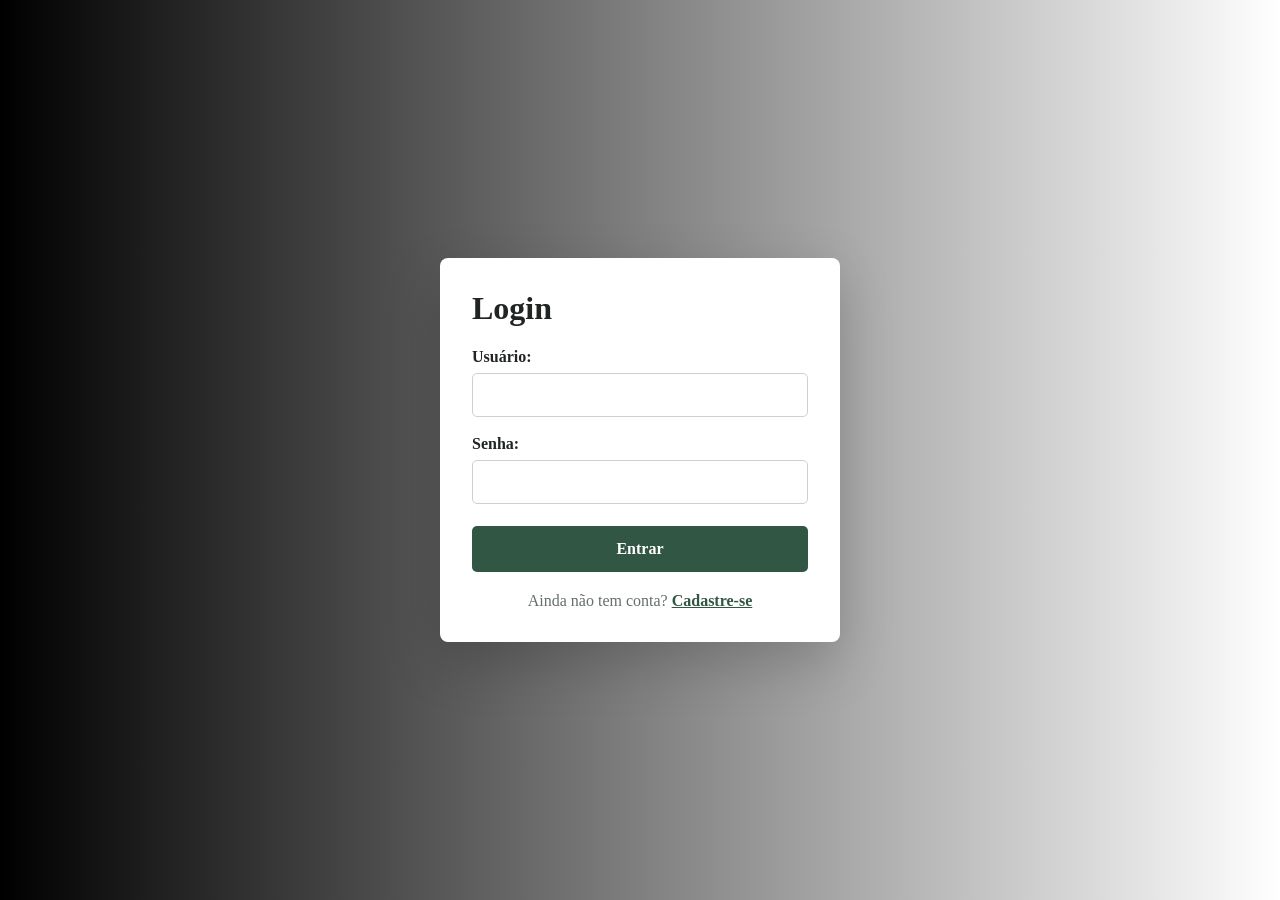
<file: src/index.html>
<!DOCTYPE html>
<html lang="pt-BR">
<head>
    <meta charset="UTF-8">
    <meta name="viewport" content="width=device-width, initial-scale=1.0">
    <link rel="stylesheet" href="style.css">
    <title>Página de Login</title>
</head>
<body>
    <div class="login-container">
        <h1>Login</h1>
        <form action="#" method="post">
            <label for="username">Usuário:</label>
            <input type="text" id="username" name="username" required>

            <label for="password">Senha:</label>
            <input type="password" id="password" name="password" required>

            <button type="submit">Entrar</button>
        </form>
        <p class="signup-prompt">Ainda não tem conta? <a href="../cadastro/cadastro.html">Cadastre-se</a></p>
    </div>
</body>
</html>
</file>
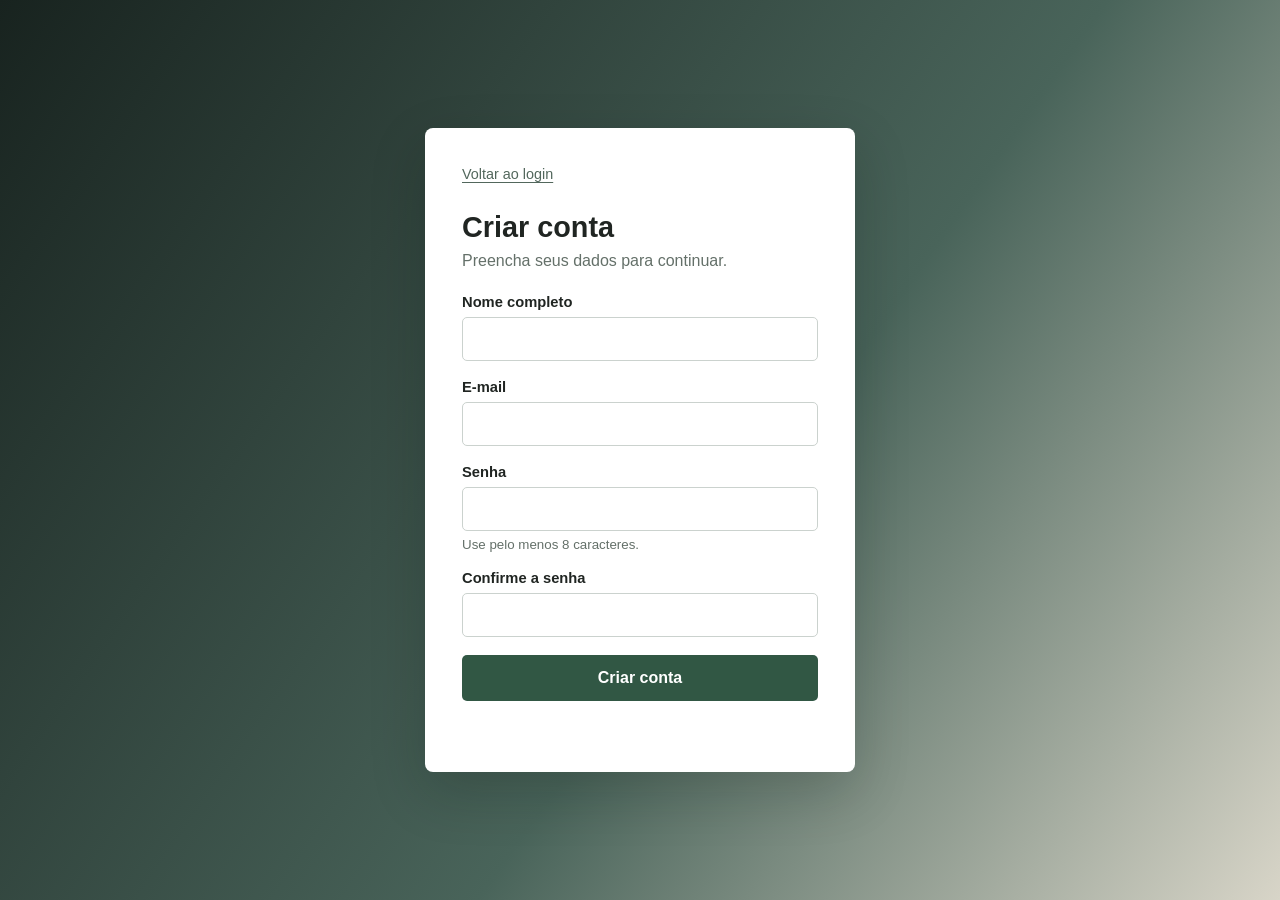
<file: cadastro/cadastro.html>
<!DOCTYPE html>
<html lang="pt-BR">
<head>
	<meta charset="UTF-8">
	<meta name="viewport" content="width=device-width, initial-scale=1.0">
	<meta name="description" content="Crie sua conta.">
	<link rel="stylesheet" href="cadastro.css">
	<title>Criar conta</title>
</head>
<body>
	<main class="signup-container">
		<a class="back-link" href="../src/index.html">Voltar ao login</a>
		<h1>Criar conta</h1>
		<p class="intro">Preencha seus dados para continuar.</p>

		<form id="signup-form">
			<div class="field">
				<label for="name">Nome completo</label>
				<input type="text" id="name" name="name" autocomplete="name" required>
			</div>

			<div class="field">
				<label for="email">E-mail</label>
				<input type="email" id="email" name="email" autocomplete="email" required>
			</div>

			<div class="field">
				<label for="password">Senha</label>
				<input type="password" id="password" name="password" autocomplete="new-password" minlength="8" required>
				<small>Use pelo menos 8 caracteres.</small>
			</div>

			<div class="field">
				<label for="confirm-password">Confirme a senha</label>
				<input type="password" id="confirm-password" name="confirm-password" autocomplete="new-password" required>
			</div>

			<button type="submit">Criar conta</button>
			<p class="form-message" id="form-message" role="status" aria-live="polite"></p>
		</form>
	</main>

	<script src="cadastro.js" defer></script>
</body>
</html>
</file>
<file: src/style.css>
* {
    box-sizing: border-box;
}

body {
    background: linear-gradient(to left, white, black);
    display: flex;
    justify-content: center;
    align-items: center;
    min-height: 100vh;
    margin: 0;
    padding: 20px;
    color: #202522;
}

.login-container {
    width: min(100%, 400px);
    padding: 32px;
    border-radius: 8px;
    background: #fff;
    box-shadow: 0 20px 55px rgba(0, 0, 0, 0.2);
}

h1 {
    margin-top: 0;
}

label {
    display: block;
    margin: 18px 0 7px;
    font-weight: 600;
}

input {
    width: 100%;
    min-height: 44px;
    padding: 10px 12px;
    border: 1px solid #cbd2ce;
    border-radius: 5px;
    font: inherit;
}

input:focus {
    border-color: #426b58;
    outline: 3px solid rgba(66, 107, 88, 0.18);
}

button {
    width: 100%;
    min-height: 46px;
    margin-top: 22px;
    border: 0;
    border-radius: 5px;
    background: #315744;
    color: #fff;
    font: inherit;
    font-weight: 650;
    cursor: pointer;
}

button:hover {
    background: #254434;
}

.signup-prompt {
    margin: 20px 0 0;
    color: #647069;
    text-align: center;
}

.signup-prompt a {
    color: #315744;
    font-weight: 650;
}
</file>
<file: cadastro/cadastro.css>
:root {
	font-family: "Segoe UI", sans-serif;
	color: #202522;
	background: #18231f;
}

* {
	box-sizing: border-box;
}

body {
	display: grid;
	min-height: 100vh;
	place-items: center;
	margin: 0;
	padding: 24px;
	background: linear-gradient(125deg, #18231f 0%, #49645a 58%, #d8d5c8 100%);
}

.signup-container {
	width: min(100%, 430px);
	padding: 36px;
	border: 1px solid rgba(255, 255, 255, 0.55);
	border-radius: 8px;
	background: #fff;
	box-shadow: 0 20px 55px rgba(11, 19, 15, 0.2);
}

.back-link {
	color: #52675c;
	font-size: 0.9rem;
	text-decoration-thickness: 1px;
	text-underline-offset: 3px;
}

h1 {
	margin: 28px 0 8px;
	font-size: 1.8rem;
}

.intro {
	margin: 0 0 24px;
	color: #647069;
}

.field {
	margin-bottom: 18px;
}

label {
	display: block;
	margin-bottom: 7px;
	font-size: 0.92rem;
	font-weight: 600;
}

input {
	width: 100%;
	min-height: 44px;
	padding: 10px 12px;
	border: 1px solid #cbd2ce;
	border-radius: 5px;
	background: #fff;
	color: #202522;
	font: inherit;
}

input:focus {
	border-color: #426b58;
	outline: 3px solid rgba(66, 107, 88, 0.18);
}

small {
	display: block;
	margin-top: 6px;
	color: #647069;
}

button {
	width: 100%;
	min-height: 46px;
	border: 0;
	border-radius: 5px;
	background: #315744;
	color: #fff;
	font: inherit;
	font-weight: 650;
	cursor: pointer;
}

button:hover {
	background: #254434;
}

button:focus-visible,
.back-link:focus-visible {
	outline: 3px solid #879c8e;
	outline-offset: 3px;
}

.form-message {
	min-height: 1.4em;
	margin: 14px 0 0;
	color: #315744;
	font-size: 0.92rem;
}

@media (max-width: 480px) {
	.signup-container {
		padding: 28px 22px;
	}
}
</file>
